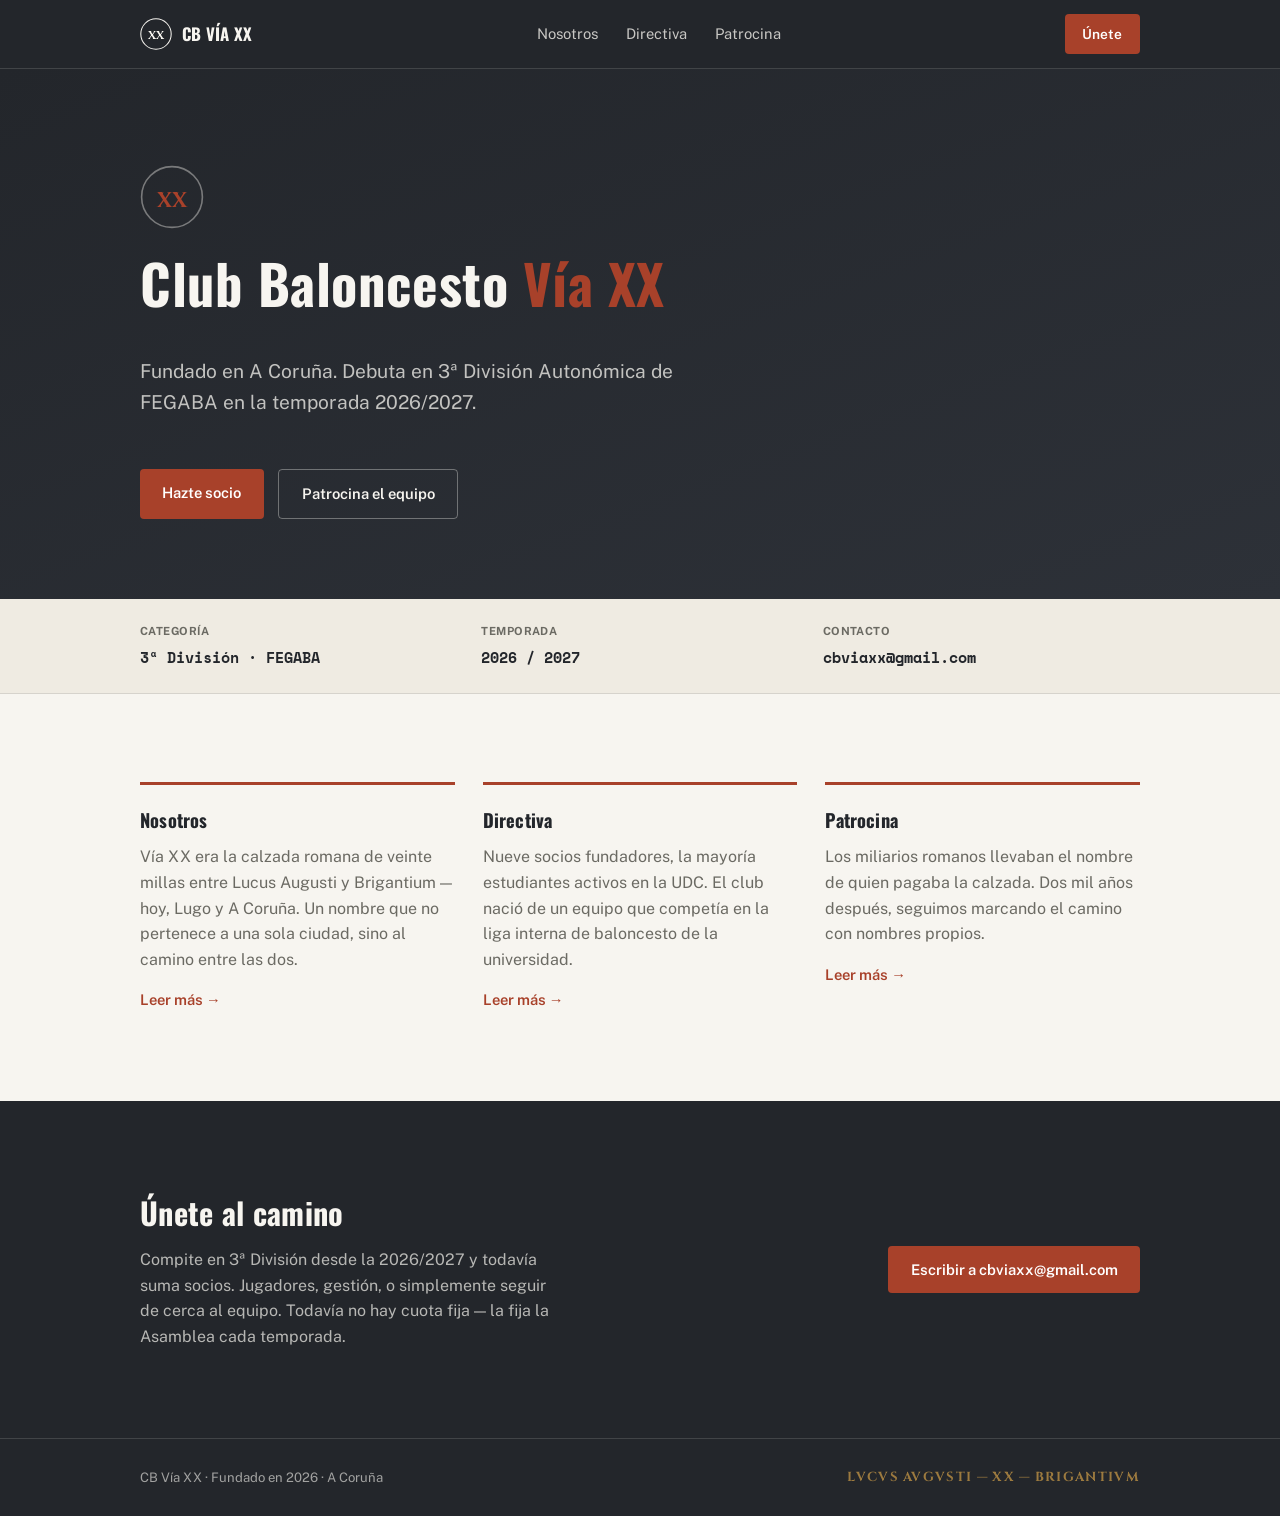
<file: index.html>
<!DOCTYPE html>
<html lang="es">
<head>
<meta charset="UTF-8">
<meta name="viewport" content="width=device-width, initial-scale=1.0">
<title>CB Vía XX — Club Baloncesto</title>
<meta name="description" content="Club Baloncesto Vía XX. Fundado en A Coruña, temporada 2026/2027, 3ª División Autonómica FEGABA.">
<link rel="icon" href="data:image/svg+xml,%3Csvg xmlns='http://www.w3.org/2000/svg' viewBox='0 0 64 64'%3E%3Crect width='64' height='64' fill='%2323262B'/%3E%3Ctext x='32' y='42' font-family='Georgia,serif' font-size='26' fill='%23E4DECF' text-anchor='middle'%3EXX%3C/text%3E%3C/svg%3E">
<link rel="stylesheet" href="assets/fonts-inline.css">
<link rel="stylesheet" href="assets/style.css">
</head>
<body>

<nav class="nav">
  <div class="wrap">
    <a class="brand" href="index.html">
      <svg class="brand__crest" viewBox="0 0 40 40" aria-hidden="true"><circle cx="20" cy="20" r="19" fill="none" stroke="currentColor" stroke-width="1.3"/><text x="20" y="26" text-anchor="middle" font-family="Cinzel, serif" font-size="14" fill="currentColor">XX</text></svg>
      <span class="brand__name">CB VÍA XX</span>
    </a>
    <input type="checkbox" id="nav-toggle" class="nav__toggle-input">
    <label for="nav-toggle" class="nav__toggle" aria-label="Abrir menú"><span></span><span></span><span></span></label>
    <ul class="nav__links">
      <li><a href="nosotros.html">Nosotros</a></li>
      <li><a href="directiva.html">Directiva</a></li>
      <li><a href="patrocina.html">Patrocina</a></li>
    </ul>
    <a class="nav__cta" href="#unete">Únete</a>
  </div>
</nav>

<header class="hero" id="top">
  <div class="wrap">
    <svg class="hero__crest" viewBox="0 0 40 40" aria-hidden="true"><circle cx="20" cy="20" r="19" fill="none" stroke="rgba(247,245,240,0.4)" stroke-width="1"/><text x="20" y="26" text-anchor="middle" font-family="Cinzel, serif" font-size="13" fill="#a8412a">XX</text></svg>
    <h1>Club Baloncesto <span>Vía XX</span></h1>
    <p class="hero__tag">Fundado en A Coruña. Debuta en 3ª División Autonómica de FEGABA en la temporada 2026/2027.</p>
    <div class="hero__ctas">
      <a class="btn btn--solid" href="#unete">Hazte socio</a>
      <a class="btn btn--ghost" href="patrocina.html">Patrocina el equipo</a>
    </div>
  </div>
</header>

<div class="stats">
  <dl class="wrap" style="display:grid;">
    <div class="stat"><dt>Categoría</dt><dd>3ª División · FEGABA</dd></div>
    <div class="stat"><dt>Temporada</dt><dd>2026 / 2027</dd></div>
    <div class="stat"><dt>Contacto</dt><dd>cbviaxx@gmail.com</dd></div>
  </dl>
</div>

<section>
  <div class="wrap">
    <div class="teasers">
      <div class="teaser">
        <h3>Nosotros</h3>
        <p>Vía XX era la calzada romana de veinte millas entre Lucus Augusti y Brigantium — hoy, Lugo y A Coruña. Un nombre que no pertenece a una sola ciudad, sino al camino entre las dos.</p>
        <a class="teaser__link" href="nosotros.html">Leer más →</a>
      </div>
      <div class="teaser">
        <h3>Directiva</h3>
        <p>Nueve socios fundadores, la mayoría estudiantes activos en la UDC. El club nació de un equipo que competía en la liga interna de baloncesto de la universidad.</p>
        <a class="teaser__link" href="directiva.html">Leer más →</a>
      </div>
      <div class="teaser">
        <h3>Patrocina</h3>
        <p>Los miliarios romanos llevaban el nombre de quien pagaba la calzada. Dos mil años después, seguimos marcando el camino con nombres propios.</p>
        <a class="teaser__link" href="patrocina.html">Leer más →</a>
      </div>
    </div>
  </div>
</section>

<section class="unete" id="unete">
  <div class="wrap">
    <div>
      <h2>Únete al camino</h2>
      <p>Compite en 3ª División desde la 2026/2027 y todavía suma socios. Jugadores, gestión, o simplemente seguir de cerca al equipo. Todavía no hay cuota fija — la fija la Asamblea cada temporada.</p>
    </div>
    <a class="btn btn--solid" href="mailto:cbviaxx@gmail.com">Escribir a cbviaxx@gmail.com</a>
  </div>
</section>

<footer>
  <div class="wrap">
    <span>CB Vía XX · Fundado en 2026 · A Coruña</span>
    <span class="legend">LVCVS AVGVSTI — XX — BRIGANTIVM</span>
  </div>
</footer>

</body>
</html>
</file>
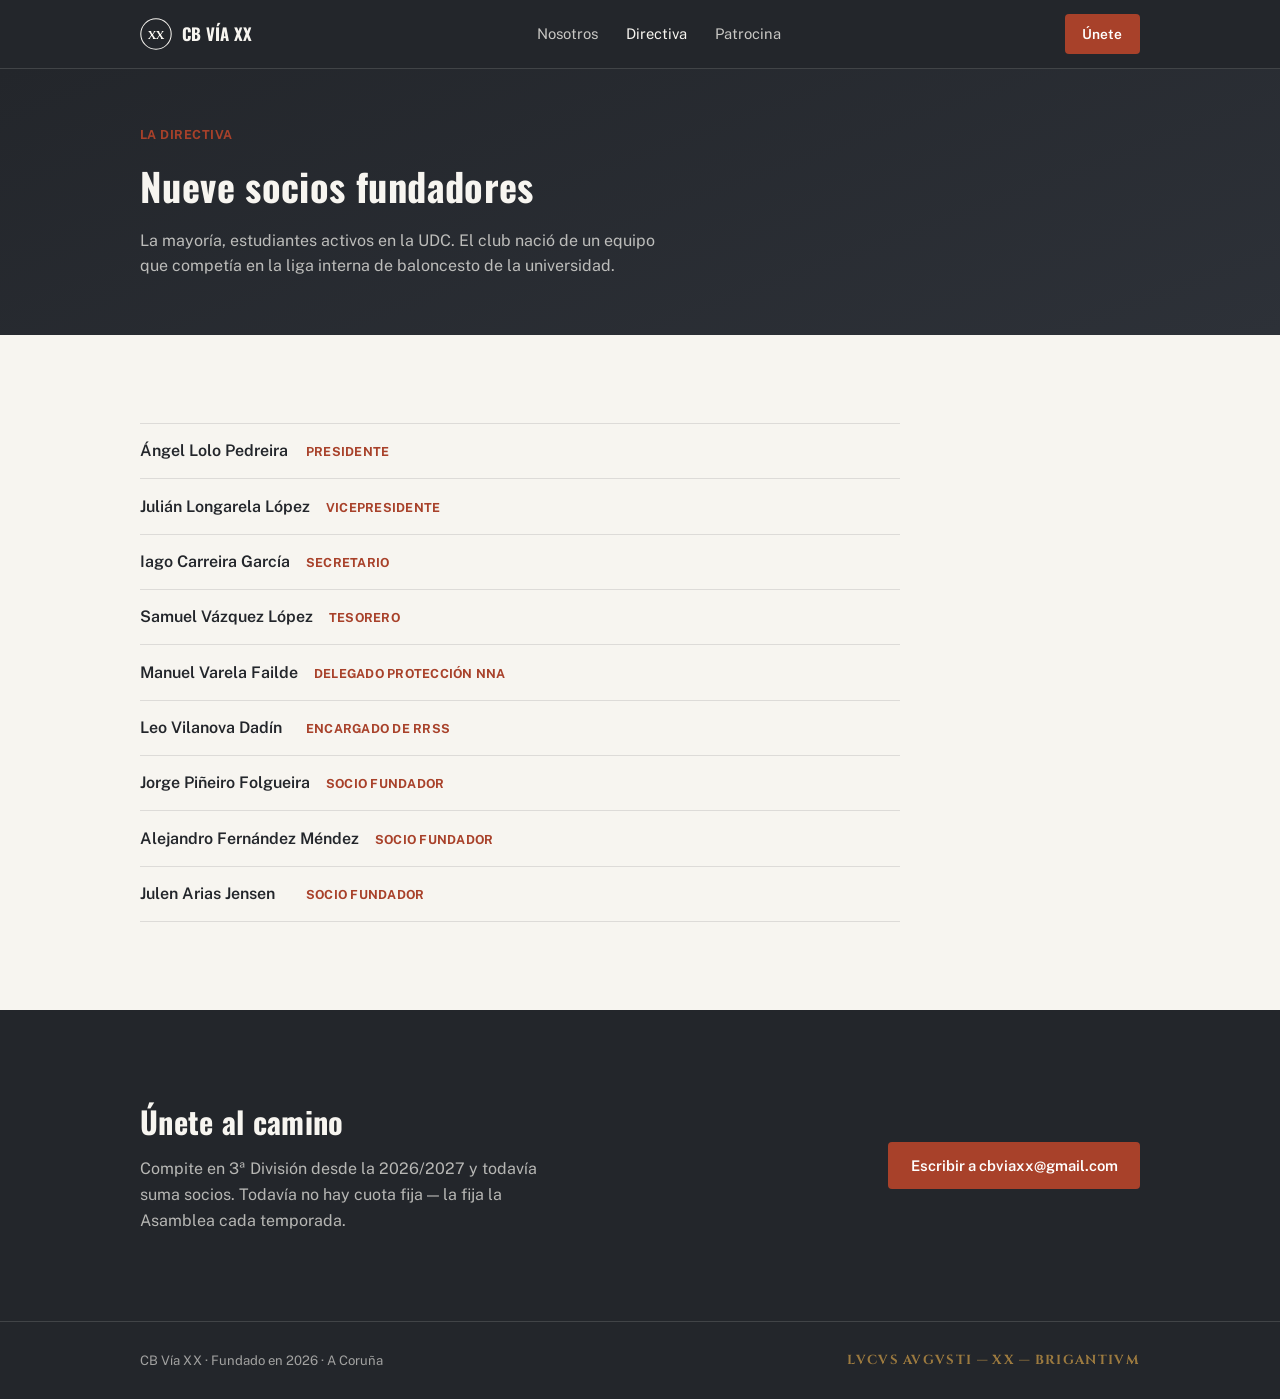
<file: directiva.html>
<!DOCTYPE html>
<html lang="es">
<head>
<meta charset="UTF-8">
<meta name="viewport" content="width=device-width, initial-scale=1.0">
<title>Directiva — CB Vía XX</title>
<meta name="description" content="Los nueve socios fundadores del Club Baloncesto Vía XX y su junta directiva.">
<link rel="icon" href="data:image/svg+xml,%3Csvg xmlns='http://www.w3.org/2000/svg' viewBox='0 0 64 64'%3E%3Crect width='64' height='64' fill='%2323262B'/%3E%3Ctext x='32' y='42' font-family='Georgia,serif' font-size='26' fill='%23E4DECF' text-anchor='middle'%3EXX%3C/text%3E%3C/svg%3E">
<link rel="stylesheet" href="assets/fonts-inline.css">
<link rel="stylesheet" href="assets/style.css">
</head>
<body>

<nav class="nav">
  <div class="wrap">
    <a class="brand" href="index.html">
      <svg class="brand__crest" viewBox="0 0 40 40" aria-hidden="true"><circle cx="20" cy="20" r="19" fill="none" stroke="currentColor" stroke-width="1.3"/><text x="20" y="26" text-anchor="middle" font-family="Cinzel, serif" font-size="14" fill="currentColor">XX</text></svg>
      <span class="brand__name">CB VÍA XX</span>
    </a>
    <input type="checkbox" id="nav-toggle" class="nav__toggle-input">
    <label for="nav-toggle" class="nav__toggle" aria-label="Abrir menú"><span></span><span></span><span></span></label>
    <ul class="nav__links">
      <li><a href="nosotros.html">Nosotros</a></li>
      <li><a href="directiva.html" aria-current="page">Directiva</a></li>
      <li><a href="patrocina.html">Patrocina</a></li>
    </ul>
    <a class="nav__cta" href="index.html#unete">Únete</a>
  </div>
</nav>

<header class="pagehead">
  <div class="wrap">
    <span class="eyebrow">La directiva</span>
    <h1>Nueve socios fundadores</h1>
    <p>La mayoría, estudiantes activos en la UDC. El club nació de un equipo que competía en la liga interna de baloncesto de la universidad.</p>
  </div>
</header>

<section>
  <div class="wrap">
    <ul class="roster">
      <li><span class="name">Ángel Lolo Pedreira</span><span class="role">Presidente</span></li>
      <li><span class="name">Julián Longarela López</span><span class="role">Vicepresidente</span></li>
      <li><span class="name">Iago Carreira García</span><span class="role">Secretario</span></li>
      <li><span class="name">Samuel Vázquez López</span><span class="role">Tesorero</span></li>
      <li><span class="name">Manuel Varela Failde</span><span class="role">Delegado Protección NNA</span></li>
      <li><span class="name">Leo Vilanova Dadín</span><span class="role">Encargado de RRSS</span></li>
      <li><span class="name">Jorge Piñeiro Folgueira</span><span class="role">Socio fundador</span></li>
      <li><span class="name">Alejandro Fernández Méndez</span><span class="role">Socio fundador</span></li>
      <li><span class="name">Julen Arias Jensen</span><span class="role">Socio fundador</span></li>
    </ul>
  </div>
</section>

<section class="unete" id="unete">
  <div class="wrap">
    <div>
      <h2>Únete al camino</h2>
      <p>Compite en 3ª División desde la 2026/2027 y todavía suma socios. Todavía no hay cuota fija — la fija la Asamblea cada temporada.</p>
    </div>
    <a class="btn btn--solid" href="mailto:cbviaxx@gmail.com">Escribir a cbviaxx@gmail.com</a>
  </div>
</section>

<footer>
  <div class="wrap">
    <span>CB Vía XX · Fundado en 2026 · A Coruña</span>
    <span class="legend">LVCVS AVGVSTI — XX — BRIGANTIVM</span>
  </div>
</footer>

</body>
</html>
</file>
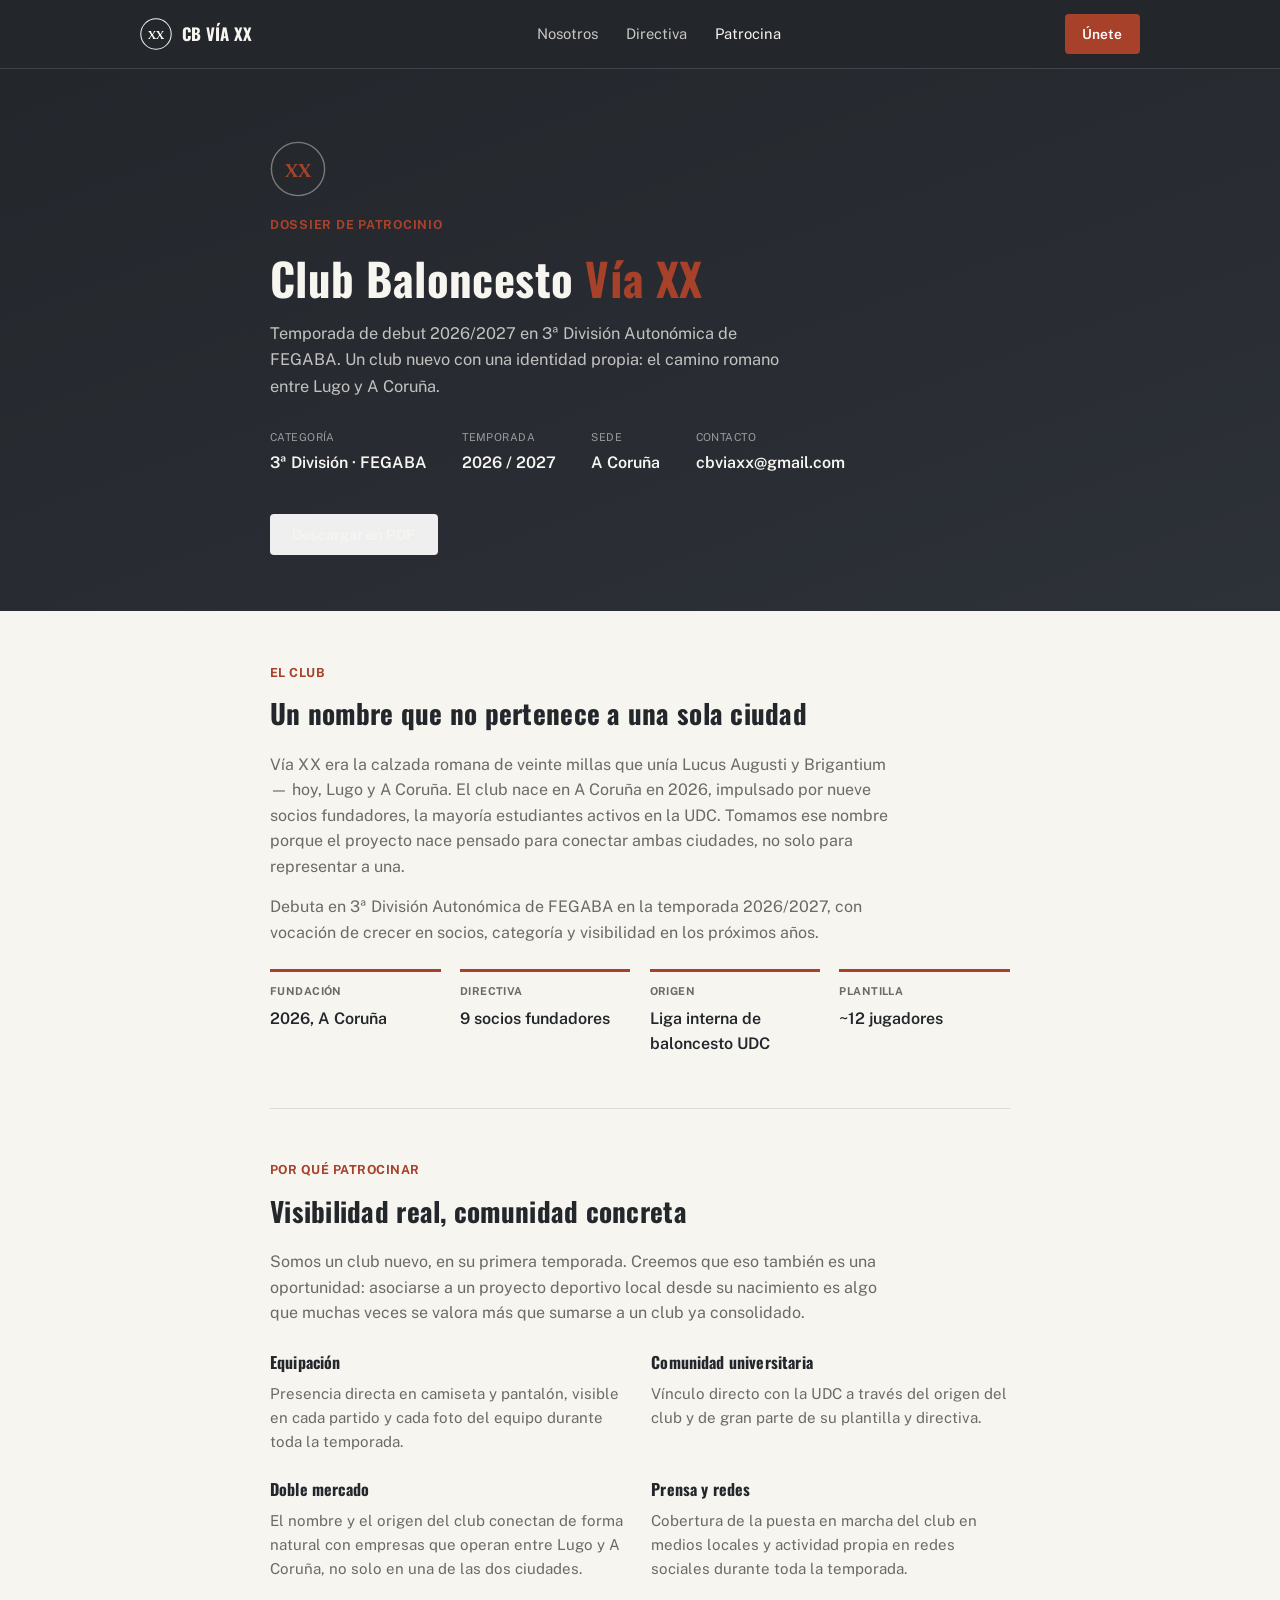
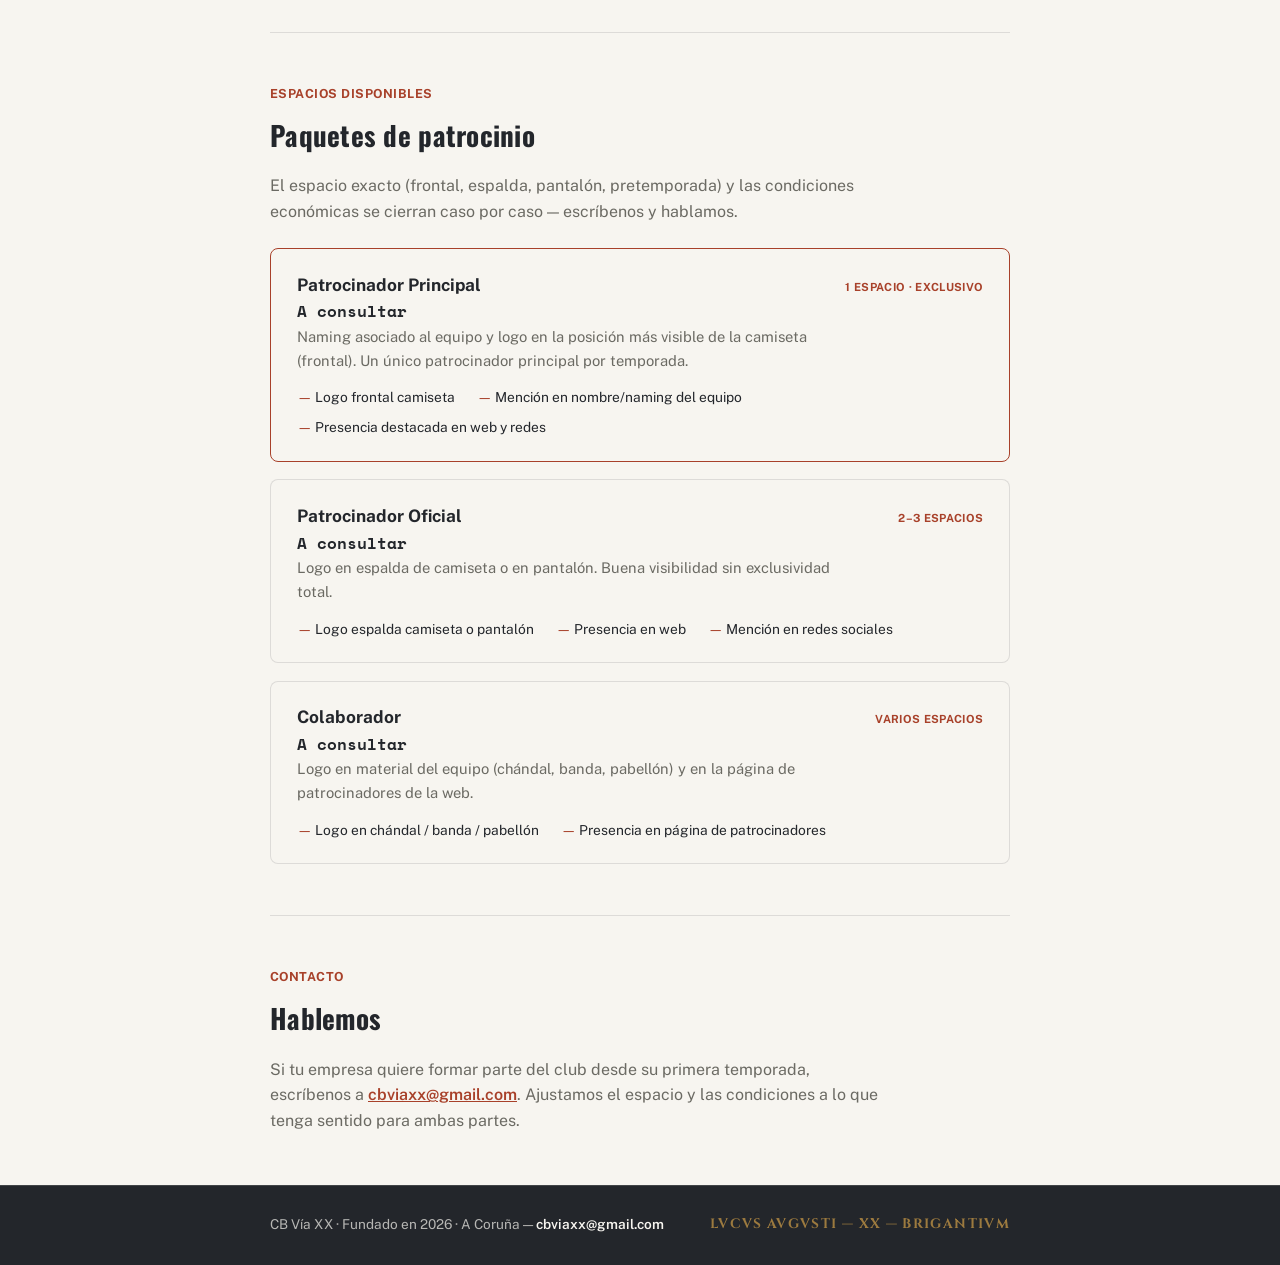
<file: dossier-patrocinio.html>
<!DOCTYPE html>
<html lang="es">
<head>
<meta charset="UTF-8">
<meta name="viewport" content="width=device-width, initial-scale=1.0">
<title>Dossier de Patrocinio — CB Vía XX 2026/2027</title>
<meta name="description" content="Dossier de patrocinio del Club Baloncesto Vía XX, temporada 2026/2027.">
<link rel="icon" href="data:image/svg+xml,%3Csvg xmlns='http://www.w3.org/2000/svg' viewBox='0 0 64 64'%3E%3Crect width='64' height='64' fill='%2323262B'/%3E%3Ctext x='32' y='42' font-family='Georgia,serif' font-size='26' fill='%23E4DECF' text-anchor='middle'%3EXX%3C/text%3E%3C/svg%3E">
<link rel="stylesheet" href="assets/fonts-inline.css">
<link rel="stylesheet" href="assets/style.css">
<style>
  /* ===== Dossier-only styles (no las metemos en style.css del sitio) ===== */
  body{ background:var(--paper); }
  .doc{ max-width:820px; margin:0 auto; padding:0 clamp(1.25rem,4vw,2.5rem); }

  .doc-cover{
    background:linear-gradient(160deg, var(--granite) 0%, var(--granite-2) 100%);
    color:var(--paper); padding:clamp(3rem,8vw,4.5rem) 0 clamp(2.5rem,6vw,3.5rem);
  }
  .doc-cover .doc{ display:flex; flex-direction:column; gap:1.1rem; }
  .doc-cover .crest{ width:56px; height:56px; }
  .doc-cover .kicker{ font-weight:700; font-size:0.78rem; letter-spacing:0.06em; text-transform:uppercase; color:var(--rubric); }
  .doc-cover h1{ font-size:clamp(1.9rem,5vw,2.8rem); line-height:1.12; max-width:20ch; margin:0; }
  .doc-cover h1 span{ color:var(--rubric); }
  .doc-cover p{ color:rgba(247,245,240,0.75); max-width:52ch; margin:0; font-size:1.02rem; }
  .doc-cover .meta{ display:flex; flex-wrap:wrap; gap:1.5rem 2.2rem; margin-top:0.8rem; }
  .doc-cover .meta div dt{ font-size:0.68rem; letter-spacing:0.04em; text-transform:uppercase; color:rgba(247,245,240,0.55); margin:0 0 0.25rem; }
  .doc-cover .meta div dd{ margin:0; font-weight:600; }

  .doc-section{ padding:clamp(2.4rem,6vw,3.2rem) 0; border-bottom:1px solid var(--line); }
  .doc-section:last-of-type{ border-bottom:none; }
  .doc-section .eyebrow{ display:block; }
  .doc-section h2{ font-size:clamp(1.3rem,3vw,1.7rem); margin:0.4rem 0 1rem; }
  .doc-section p{ color:var(--ink-dim); max-width:62ch; margin:0 0 0.9rem; }
  .doc-section p:last-child{ margin-bottom:0; }

  .keyfacts{ display:grid; grid-template-columns:repeat(auto-fit,minmax(160px,1fr)); gap:1.2rem; margin-top:1.5rem; }
  .keyfacts .fact{ border-top:3px solid var(--rubric); padding-top:0.7rem; }
  .keyfacts .fact dt{ font-weight:700; font-size:0.68rem; letter-spacing:0.04em; text-transform:uppercase; color:var(--ink-dim); margin:0 0 0.3rem; }
  .keyfacts .fact dd{ margin:0; font-weight:600; font-size:1rem; }

  .why-grid{ display:grid; grid-template-columns:1fr; gap:1.4rem; margin-top:1.5rem; }
  @media (min-width:640px){ .why-grid{ grid-template-columns:repeat(2,1fr); } }
  .why-grid .item h3{ font-size:1rem; font-weight:700; margin:0 0 0.4rem; }
  .why-grid .item p{ margin:0; font-size:0.94rem; }

  .tiers{ display:flex; flex-direction:column; gap:1.1rem; margin-top:1.5rem; }
  .tier{ border:1px solid var(--line); border-radius:8px; padding:1.4rem 1.6rem; background:var(--paper); }
  .tier.tier--top{ border-color:var(--rubric); border-width:1.5px; }
  .tier__head{ display:flex; flex-wrap:wrap; align-items:baseline; justify-content:space-between; gap:0.6rem 1.2rem; }
  .tier__name{ font-weight:700; font-size:1.08rem; }
  .tier__slots{ font-family:var(--sans); font-weight:700; font-size:0.7rem; letter-spacing:0.03em; text-transform:uppercase; color:var(--rubric); }
  .tier__range{ font-family:'Space Mono', monospace; font-weight:600; font-size:1rem; color:var(--ink); white-space:nowrap; }
  .tier__desc{ color:var(--ink-dim); font-size:0.92rem; margin:0.6rem 0 0.8rem; max-width:56ch; }
  .tier__includes{ list-style:none; margin:0; padding:0; display:flex; flex-wrap:wrap; gap:0.5rem 1.4rem; }
  .tier__includes li{ font-size:0.86rem; color:var(--ink); }
  .tier__includes li::before{ content:"— "; color:var(--rubric); }

  .doc-footer{
    background:var(--granite); color:rgba(247,245,240,0.7);
    padding:1.8rem 0; margin-top:0;
  }
  .doc-footer .doc{ display:flex; flex-wrap:wrap; justify-content:space-between; gap:0.8rem; font-size:0.85rem; }
  .doc-footer a{ color:var(--paper); text-decoration:none; font-weight:600; }
  .doc-footer .legend{ font-family:'Cinzel',serif; letter-spacing:0.1em; color:var(--brass); }

  .doc-cover__actions{ margin-top:0.3rem; }
  .doc-cover__actions button{ font-family:inherit; border:none; cursor:pointer; }

  @media print{
    .nav, .doc-cover__actions{ display:none; }
    .doc-section{ break-inside:avoid; }
    body{ background:#fff; }
  }
</style>
</head>
<body>

<nav class="nav">
  <div class="wrap">
    <a class="brand" href="index.html">
      <svg class="brand__crest" viewBox="0 0 40 40" aria-hidden="true"><circle cx="20" cy="20" r="19" fill="none" stroke="currentColor" stroke-width="1.3"/><text x="20" y="26" text-anchor="middle" font-family="Cinzel, serif" font-size="14" fill="currentColor">XX</text></svg>
      <span class="brand__name">CB VÍA XX</span>
    </a>
    <input type="checkbox" id="nav-toggle" class="nav__toggle-input">
    <label for="nav-toggle" class="nav__toggle" aria-label="Abrir menú"><span></span><span></span><span></span></label>
    <ul class="nav__links">
      <li><a href="nosotros.html">Nosotros</a></li>
      <li><a href="directiva.html">Directiva</a></li>
      <li><a href="patrocina.html" aria-current="page">Patrocina</a></li>
    </ul>
    <a class="nav__cta" href="index.html#unete">Únete</a>
  </div>
</nav>

<header class="doc-cover">
  <div class="doc">
    <svg class="crest" viewBox="0 0 40 40" aria-hidden="true"><circle cx="20" cy="20" r="19" fill="none" stroke="rgba(247,245,240,0.4)" stroke-width="1"/><text x="20" y="26" text-anchor="middle" font-family="Cinzel, serif" font-size="13" fill="#a8412a">XX</text></svg>
    <span class="kicker">Dossier de patrocinio</span>
    <h1>Club Baloncesto <span>Vía XX</span></h1>
    <p>Temporada de debut 2026/2027 en 3ª División Autonómica de FEGABA. Un club nuevo con una identidad propia: el camino romano entre Lugo y A Coruña.</p>
    <dl class="meta">
      <div><dt>Categoría</dt><dd>3ª División · FEGABA</dd></div>
      <div><dt>Temporada</dt><dd>2026 / 2027</dd></div>
      <div><dt>Sede</dt><dd>A Coruña</dd></div>
      <div><dt>Contacto</dt><dd>cbviaxx@gmail.com</dd></div>
    </dl>
    <div class="doc-cover__actions">
      <button class="btn btn--ghost" onclick="window.print()">Descargar en PDF</button>
    </div>
  </div>
</header>

<main class="doc">

  <section class="doc-section">
    <span class="eyebrow">El club</span>
    <h2>Un nombre que no pertenece a una sola ciudad</h2>
    <p>Vía XX era la calzada romana de veinte millas que unía Lucus Augusti y Brigantium — hoy, Lugo y A Coruña. El club nace en A Coruña en 2026, impulsado por nueve socios fundadores, la mayoría estudiantes activos en la UDC. Tomamos ese nombre porque el proyecto nace pensado para conectar ambas ciudades, no solo para representar a una.</p>
    <p>Debuta en 3ª División Autonómica de FEGABA en la temporada 2026/2027, con vocación de crecer en socios, categoría y visibilidad en los próximos años.</p>
    <div class="keyfacts">
      <div class="fact"><dt>Fundación</dt><dd>2026, A Coruña</dd></div>
      <div class="fact"><dt>Directiva</dt><dd>9 socios fundadores</dd></div>
      <div class="fact"><dt>Origen</dt><dd>Liga interna de baloncesto UDC</dd></div>
      <div class="fact"><dt>Plantilla</dt><dd>~12 jugadores</dd></div>
    </div>
  </section>

  <section class="doc-section">
    <span class="eyebrow">Por qué patrocinar</span>
    <h2>Visibilidad real, comunidad concreta</h2>
    <p>Somos un club nuevo, en su primera temporada. Creemos que eso también es una oportunidad: asociarse a un proyecto deportivo local desde su nacimiento es algo que muchas veces se valora más que sumarse a un club ya consolidado.</p>
    <div class="why-grid">
      <div class="item">
        <h3>Equipación</h3>
        <p>Presencia directa en camiseta y pantalón, visible en cada partido y cada foto del equipo durante toda la temporada.</p>
      </div>
      <div class="item">
        <h3>Comunidad universitaria</h3>
        <p>Vínculo directo con la UDC a través del origen del club y de gran parte de su plantilla y directiva.</p>
      </div>
      <div class="item">
        <h3>Doble mercado</h3>
        <p>El nombre y el origen del club conectan de forma natural con empresas que operan entre Lugo y A Coruña, no solo en una de las dos ciudades.</p>
      </div>
      <div class="item">
        <h3>Prensa y redes</h3>
        <p>Cobertura de la puesta en marcha del club en medios locales y actividad propia en redes sociales durante toda la temporada.</p>
      </div>
    </div>
  </section>

  <section class="doc-section">
    <span class="eyebrow">Espacios disponibles</span>
    <h2>Paquetes de patrocinio</h2>
    <p>El espacio exacto (frontal, espalda, pantalón, pretemporada) y las condiciones económicas se cierran caso por caso — escríbenos y hablamos.</p>

    <div class="tiers">
      <div class="tier tier--top">
        <div class="tier__head">
          <span class="tier__name">Patrocinador Principal</span>
          <span class="tier__slots">1 espacio · exclusivo</span>
        </div>
        <span class="tier__range">A consultar</span>
        <p class="tier__desc">Naming asociado al equipo y logo en la posición más visible de la camiseta (frontal). Un único patrocinador principal por temporada.</p>
        <ul class="tier__includes">
          <li>Logo frontal camiseta</li>
          <li>Mención en nombre/naming del equipo</li>
          <li>Presencia destacada en web y redes</li>
        </ul>
      </div>

      <div class="tier">
        <div class="tier__head">
          <span class="tier__name">Patrocinador Oficial</span>
          <span class="tier__slots">2–3 espacios</span>
        </div>
        <span class="tier__range">A consultar</span>
        <p class="tier__desc">Logo en espalda de camiseta o en pantalón. Buena visibilidad sin exclusividad total.</p>
        <ul class="tier__includes">
          <li>Logo espalda camiseta o pantalón</li>
          <li>Presencia en web</li>
          <li>Mención en redes sociales</li>
        </ul>
      </div>

      <div class="tier">
        <div class="tier__head">
          <span class="tier__name">Colaborador</span>
          <span class="tier__slots">Varios espacios</span>
        </div>
        <span class="tier__range">A consultar</span>
        <p class="tier__desc">Logo en material del equipo (chándal, banda, pabellón) y en la página de patrocinadores de la web.</p>
        <ul class="tier__includes">
          <li>Logo en chándal / banda / pabellón</li>
          <li>Presencia en página de patrocinadores</li>
        </ul>
      </div>
    </div>
  </section>

  <section class="doc-section">
    <span class="eyebrow">Contacto</span>
    <h2>Hablemos</h2>
    <p>Si tu empresa quiere formar parte del club desde su primera temporada, escríbenos a <a href="mailto:cbviaxx@gmail.com" style="color:var(--rubric); font-weight:600;">cbviaxx@gmail.com</a>. Ajustamos el espacio y las condiciones a lo que tenga sentido para ambas partes.</p>
  </section>

</main>

<footer class="doc-footer">
  <div class="doc">
    <span>CB Vía XX · Fundado en 2026 · A Coruña — <a href="mailto:cbviaxx@gmail.com">cbviaxx@gmail.com</a></span>
    <span class="legend">LVCVS AVGVSTI — XX — BRIGANTIVM</span>
  </div>
</footer>

</body>
</html>
</file>
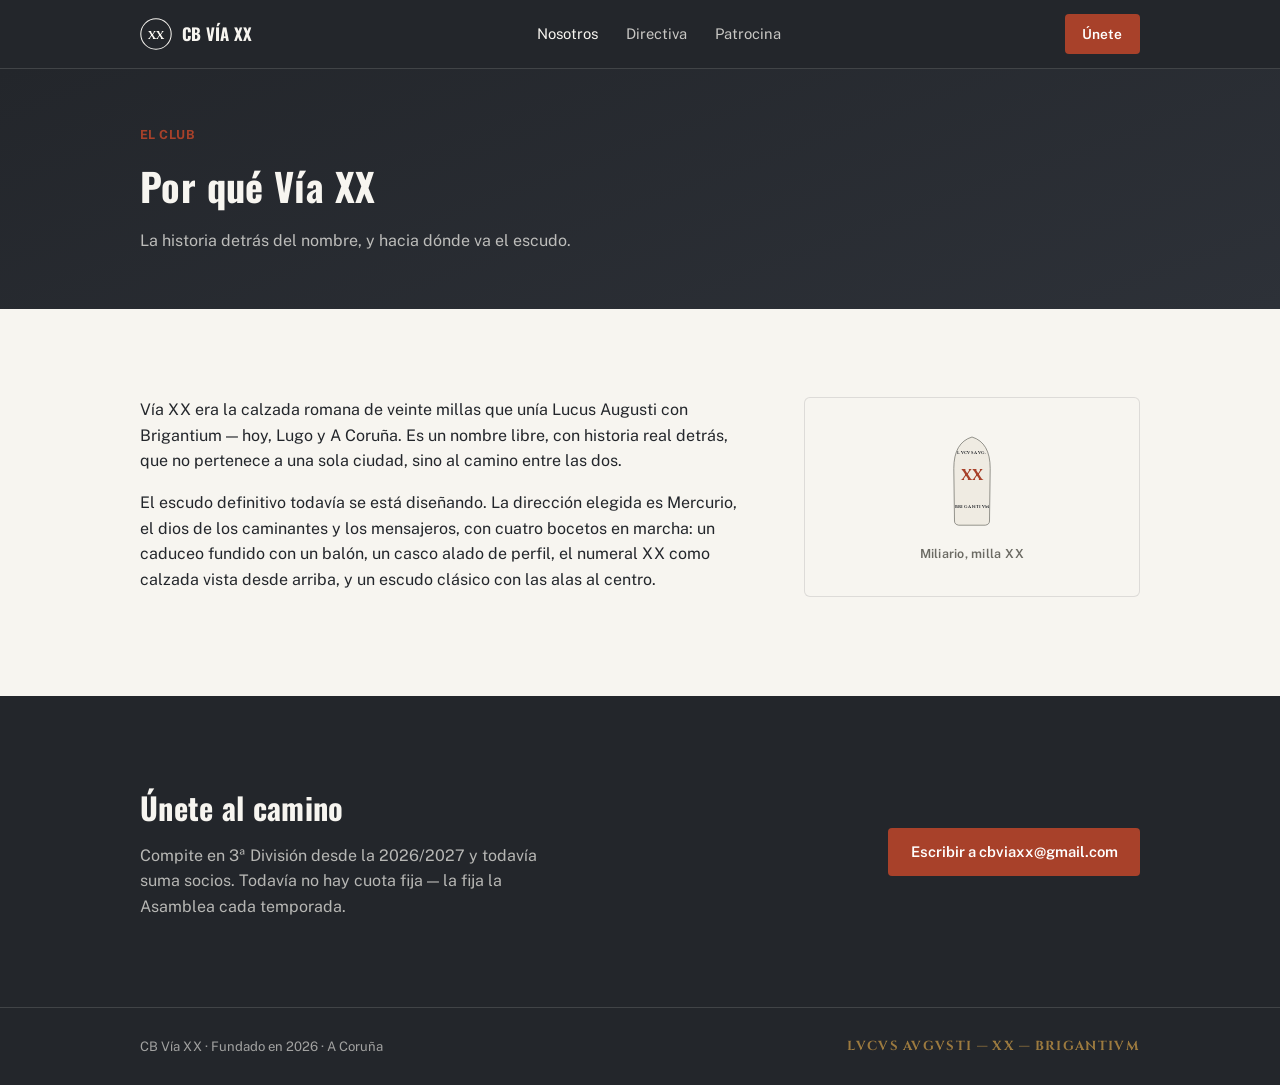
<file: nosotros.html>
<!DOCTYPE html>
<html lang="es">
<head>
<meta charset="UTF-8">
<meta name="viewport" content="width=device-width, initial-scale=1.0">
<title>Nosotros — CB Vía XX</title>
<meta name="description" content="Por qué Vía XX: la historia del nombre del Club Baloncesto Vía XX.">
<link rel="icon" href="data:image/svg+xml,%3Csvg xmlns='http://www.w3.org/2000/svg' viewBox='0 0 64 64'%3E%3Crect width='64' height='64' fill='%2323262B'/%3E%3Ctext x='32' y='42' font-family='Georgia,serif' font-size='26' fill='%23E4DECF' text-anchor='middle'%3EXX%3C/text%3E%3C/svg%3E">
<link rel="stylesheet" href="assets/fonts-inline.css">
<link rel="stylesheet" href="assets/style.css">
</head>
<body>

<nav class="nav">
  <div class="wrap">
    <a class="brand" href="index.html">
      <svg class="brand__crest" viewBox="0 0 40 40" aria-hidden="true"><circle cx="20" cy="20" r="19" fill="none" stroke="currentColor" stroke-width="1.3"/><text x="20" y="26" text-anchor="middle" font-family="Cinzel, serif" font-size="14" fill="currentColor">XX</text></svg>
      <span class="brand__name">CB VÍA XX</span>
    </a>
    <input type="checkbox" id="nav-toggle" class="nav__toggle-input">
    <label for="nav-toggle" class="nav__toggle" aria-label="Abrir menú"><span></span><span></span><span></span></label>
    <ul class="nav__links">
      <li><a href="nosotros.html" aria-current="page">Nosotros</a></li>
      <li><a href="directiva.html">Directiva</a></li>
      <li><a href="patrocina.html">Patrocina</a></li>
    </ul>
    <a class="nav__cta" href="index.html#unete">Únete</a>
  </div>
</nav>

<header class="pagehead">
  <div class="wrap">
    <span class="eyebrow">El club</span>
    <h1>Por qué Vía XX</h1>
    <p>La historia detrás del nombre, y hacia dónde va el escudo.</p>
  </div>
</header>

<section>
  <div class="wrap">
    <div class="nombre">
      <div>
        <p>Vía XX era la calzada romana de veinte millas que unía Lucus Augusti con Brigantium — hoy, Lugo y A Coruña. Es un nombre libre, con historia real detrás, que no pertenece a una sola ciudad, sino al camino entre las dos.</p>
        <p>El escudo definitivo todavía se está diseñando. La dirección elegida es Mercurio, el dios de los caminantes y los mensajeros, con cuatro bocetos en marcha: un caduceo fundido con un balón, un casco alado de perfil, el numeral XX como calzada vista desde arriba, y un escudo clásico con las alas al centro.</p>
      </div>
      <div class="nombre__crest">
        <svg viewBox="0 0 100 140" role="img" aria-label="Miliario romano">
          <path class="stone" d="M25 130 L24 55 Q24 18 50 10 Q76 18 76 55 L75 130 Q75 135 69 136 L31 136 Q25 135 25 130 Z"/>
          <text x="50" y="34" text-anchor="middle" font-size="6" letter-spacing="0.5">LVCVS AVG.</text>
          <text class="num" x="50" y="72" text-anchor="middle" font-size="22" font-weight="700">XX</text>
          <text x="50" y="112" text-anchor="middle" font-size="6" letter-spacing="0.5">BRIGANTIVM</text>
        </svg>
        <span>Miliario, milla XX</span>
      </div>
    </div>
  </div>
</section>

<section class="unete" id="unete">
  <div class="wrap">
    <div>
      <h2>Únete al camino</h2>
      <p>Compite en 3ª División desde la 2026/2027 y todavía suma socios. Todavía no hay cuota fija — la fija la Asamblea cada temporada.</p>
    </div>
    <a class="btn btn--solid" href="mailto:cbviaxx@gmail.com">Escribir a cbviaxx@gmail.com</a>
  </div>
</section>

<footer>
  <div class="wrap">
    <span>CB Vía XX · Fundado en 2026 · A Coruña</span>
    <span class="legend">LVCVS AVGVSTI — XX — BRIGANTIVM</span>
  </div>
</footer>

</body>
</html>
</file>
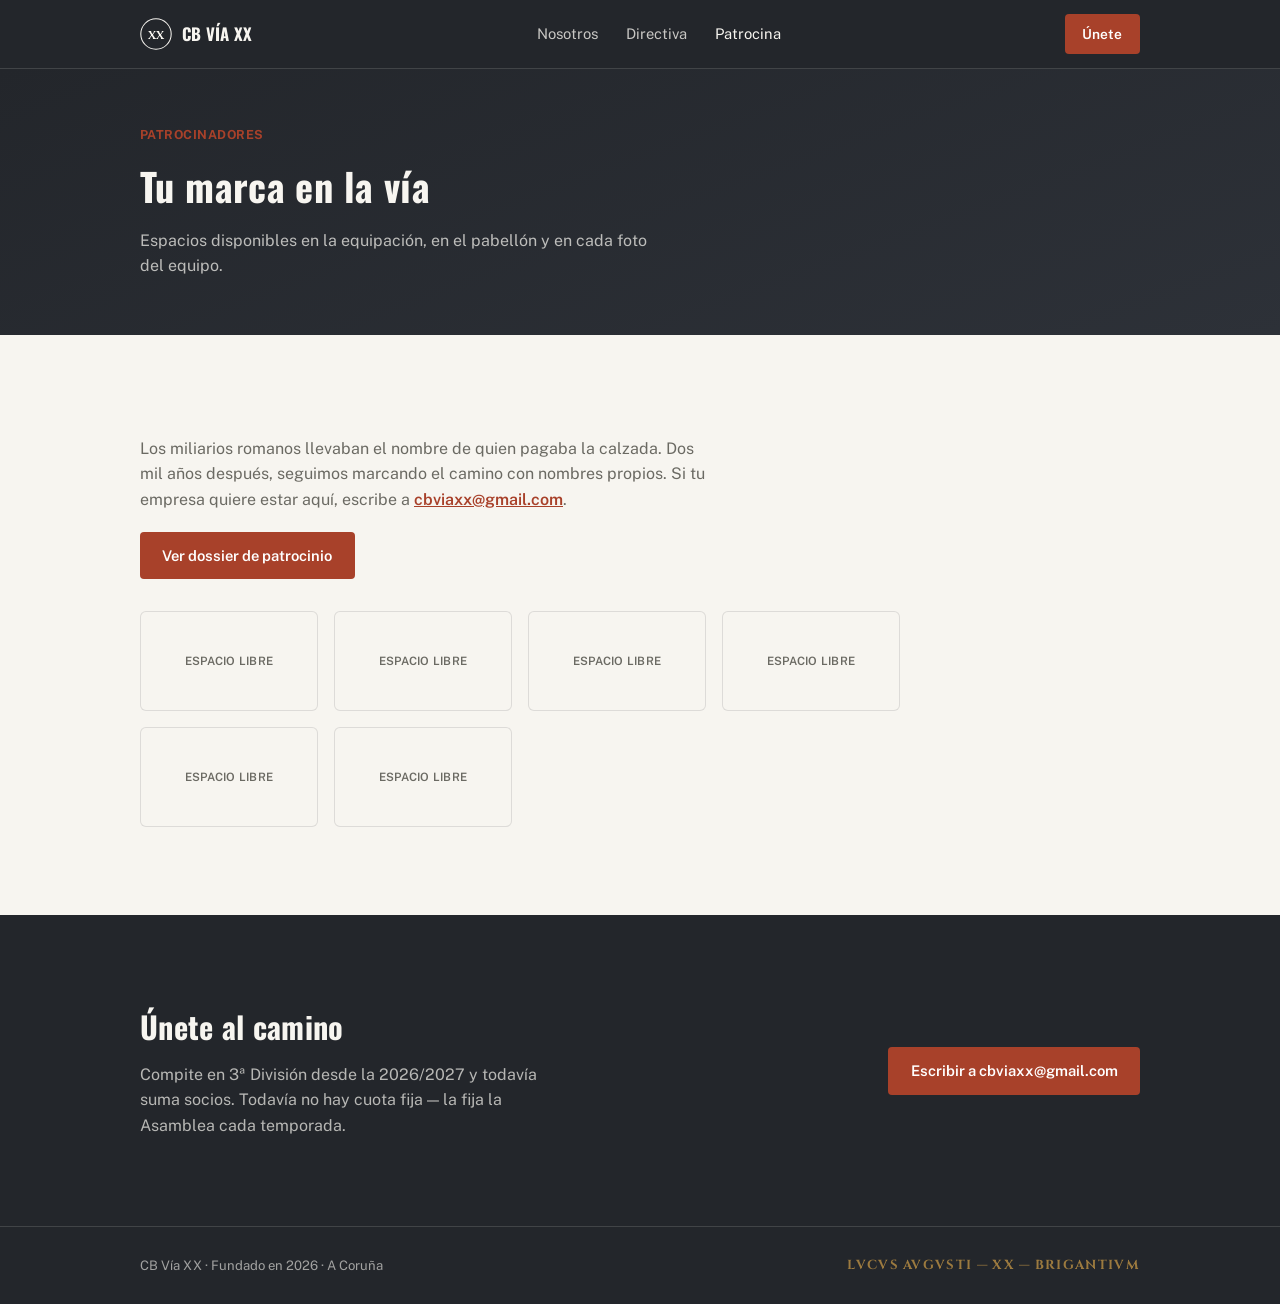
<file: patrocina.html>
<!DOCTYPE html>
<html lang="es">
<head>
<meta charset="UTF-8">
<meta name="viewport" content="width=device-width, initial-scale=1.0">
<title>Patrocina — CB Vía XX</title>
<meta name="description" content="Espacios de patrocinio disponibles en el Club Baloncesto Vía XX.">
<link rel="icon" href="data:image/svg+xml,%3Csvg xmlns='http://www.w3.org/2000/svg' viewBox='0 0 64 64'%3E%3Crect width='64' height='64' fill='%2323262B'/%3E%3Ctext x='32' y='42' font-family='Georgia,serif' font-size='26' fill='%23E4DECF' text-anchor='middle'%3EXX%3C/text%3E%3C/svg%3E">
<link rel="stylesheet" href="assets/fonts-inline.css">
<link rel="stylesheet" href="assets/style.css">
</head>
<body>

<nav class="nav">
  <div class="wrap">
    <a class="brand" href="index.html">
      <svg class="brand__crest" viewBox="0 0 40 40" aria-hidden="true"><circle cx="20" cy="20" r="19" fill="none" stroke="currentColor" stroke-width="1.3"/><text x="20" y="26" text-anchor="middle" font-family="Cinzel, serif" font-size="14" fill="currentColor">XX</text></svg>
      <span class="brand__name">CB VÍA XX</span>
    </a>
    <input type="checkbox" id="nav-toggle" class="nav__toggle-input">
    <label for="nav-toggle" class="nav__toggle" aria-label="Abrir menú"><span></span><span></span><span></span></label>
    <ul class="nav__links">
      <li><a href="nosotros.html">Nosotros</a></li>
      <li><a href="directiva.html">Directiva</a></li>
      <li><a href="patrocina.html" aria-current="page">Patrocina</a></li>
    </ul>
    <a class="nav__cta" href="index.html#unete">Únete</a>
  </div>
</nav>

<header class="pagehead">
  <div class="wrap">
    <span class="eyebrow">Patrocinadores</span>
    <h1>Tu marca en la vía</h1>
    <p>Espacios disponibles en la equipación, en el pabellón y en cada foto del equipo.</p>
  </div>
</header>

<section>
  <div class="wrap">
    <div class="section__head">
      <p>Los miliarios romanos llevaban el nombre de quien pagaba la calzada. Dos mil años después, seguimos marcando el camino con nombres propios. Si tu empresa quiere estar aquí, escribe a <a href="mailto:cbviaxx@gmail.com" style="color:var(--rubric); font-weight:600;">cbviaxx@gmail.com</a>.</p>
      <a class="btn btn--solid" href="dossier-patrocinio.html" style="margin-top:1.2rem;">Ver dossier de patrocinio</a>
    </div>
    <div class="sponsor-grid" aria-label="Espacios disponibles para patrocinadores">
      <div class="sponsor-slot">Espacio libre</div>
      <div class="sponsor-slot">Espacio libre</div>
      <div class="sponsor-slot">Espacio libre</div>
      <div class="sponsor-slot">Espacio libre</div>
      <div class="sponsor-slot">Espacio libre</div>
      <div class="sponsor-slot">Espacio libre</div>
    </div>
  </div>
</section>

<section class="unete" id="unete">
  <div class="wrap">
    <div>
      <h2>Únete al camino</h2>
      <p>Compite en 3ª División desde la 2026/2027 y todavía suma socios. Todavía no hay cuota fija — la fija la Asamblea cada temporada.</p>
    </div>
    <a class="btn btn--solid" href="mailto:cbviaxx@gmail.com">Escribir a cbviaxx@gmail.com</a>
  </div>
</section>

<footer>
  <div class="wrap">
    <span>CB Vía XX · Fundado en 2026 · A Coruña</span>
    <span class="legend">LVCVS AVGVSTI — XX — BRIGANTIVM</span>
  </div>
</footer>

</body>
</html>
</file>
<file: assets/fonts-inline.css>
@font-face{font-family:'Cinzel';font-style:normal;font-weight:700;font-display:swap;src:url([data-uri]) format('woff2');}
@font-face{font-family:'Public Sans';font-style:normal;font-weight:400;font-display:swap;src:url([data-uri]) format('woff2');}
@font-face{font-family:'Public Sans';font-style:normal;font-weight:500;font-display:swap;src:url([data-uri]) format('woff2');}
@font-face{font-family:'Public Sans';font-style:normal;font-weight:600;font-display:swap;src:url([data-uri]) format('woff2');}
@font-face{font-family:'Public Sans';font-style:normal;font-weight:700;font-display:swap;src:url([data-uri]) format('woff2');}
@font-face{font-family:'Oswald';font-style:normal;font-weight:500;font-display:swap;src:url([data-uri]) format('woff2');}
@font-face{font-family:'Oswald';font-style:normal;font-weight:600;font-display:swap;src:url([data-uri]) format('woff2');}
@font-face{font-family:'Oswald';font-style:normal;font-weight:700;font-display:swap;src:url([data-uri]) format('woff2');}
@font-face{font-family:'Space Mono';font-style:normal;font-weight:400;font-display:swap;src:url([data-uri]) format('woff2');}
@font-face{font-family:'Space Mono';font-style:normal;font-weight:700;font-display:swap;src:url([data-uri]) format('woff2');}
</file>
<file: assets/style.css>
:root{
  --granite:#23262B;
  --granite-2:#2d3138;
  --paper:#F7F5F0;
  --paper-2:#EFEBE2;
  --ink:#23262B;
  --ink-dim:#6b6a63;
  --rubric:#a8412a;
  --rubric-dark:#8a3521;
  --brass:#9c7a3f;
  --line:rgba(35,38,43,0.12);
  --line-dark:rgba(247,245,240,0.14);
  --sans:'Public Sans',sans-serif;
  --headline:'Oswald','Public Sans',sans-serif;
  --mono:'Space Mono',monospace;
}
*{box-sizing:border-box;}
@media (prefers-reduced-motion:reduce){ *{transition-duration:0.001ms !important;} }

body{ margin:0; background:var(--paper); color:var(--ink); font-family:var(--sans); font-size:1rem; line-height:1.6; -webkit-font-smoothing:antialiased; }
h1,h2,h3{ font-family:var(--headline); font-weight:700; letter-spacing:0.01em; margin:0; }
a{ color:inherit; }
img,svg{ max-width:100%; display:block; }
.wrap{ max-width:1080px; margin:0 auto; padding:0 clamp(1.25rem,4vw,2.5rem); }
:focus-visible{ outline:2px solid var(--rubric); outline-offset:3px; }

/* ===== NAV ===== */
.nav{
  position:sticky; top:0; z-index:50; background:var(--granite); color:var(--paper);
  border-bottom:1px solid var(--line-dark);
}
.nav .wrap{ display:flex; align-items:center; justify-content:space-between; padding:0.9rem clamp(1.25rem,4vw,2.5rem); }
.brand{ display:flex; align-items:center; gap:0.6rem; text-decoration:none; color:var(--paper); }
.brand__crest{ width:2rem; height:2rem; flex:none; }
.brand__name{ font-family:var(--headline); font-weight:700; font-size:1.05rem; letter-spacing:0.02em; }
.nav__links{ display:flex; gap:1.75rem; list-style:none; margin:0; padding:0; }
.nav__links a{ font-size:0.92rem; text-decoration:none; color:rgba(247,245,240,0.78); transition:color .15s; }
.nav__links a:hover, .nav__links a[aria-current="page"]{ color:var(--paper); }
.nav__cta{
  font-size:0.86rem; font-weight:600; text-decoration:none; color:#fff;
  background:var(--rubric); padding:0.55rem 1.1rem; border-radius:4px; transition:background .15s;
}
.nav__cta:hover{ background:var(--rubric-dark); }

.nav__toggle-input{ position:absolute; opacity:0; pointer-events:none; }
.nav__toggle{ display:none; flex-direction:column; justify-content:center; gap:4px; width:2rem; height:2rem; cursor:pointer; }
.nav__toggle span{ display:block; width:100%; height:2px; background:var(--paper); border-radius:1px; }

@media (max-width:760px){
  .nav .wrap{ flex-wrap:wrap; }
  .nav__links{
    display:none; order:4; width:100%;
    flex-direction:column; gap:1rem;
    padding-top:1rem; margin-top:0.9rem; border-top:1px solid var(--line-dark);
  }
  .nav__toggle{ display:flex; order:3; }
  .nav__cta{ order:2; }
  .nav__toggle-input:checked ~ .nav__links{ display:flex; }
  .nav__toggle-input:checked ~ .nav__toggle span:nth-child(1){ transform:translateY(6px) rotate(45deg); }
  .nav__toggle-input:checked ~ .nav__toggle span:nth-child(2){ opacity:0; }
  .nav__toggle-input:checked ~ .nav__toggle span:nth-child(3){ transform:translateY(-6px) rotate(-45deg); }
}

/* ===== HERO (home) ===== */
.hero{ background:linear-gradient(160deg, var(--granite) 0%, var(--granite-2) 100%); color:var(--paper); padding:clamp(3.5rem,9vw,6rem) 0 clamp(3rem,7vw,5rem); }
.hero .wrap{ display:flex; flex-direction:column; align-items:flex-start; gap:1.5rem; }
.hero__crest{ width:64px; height:64px; }
.hero h1{ font-size:clamp(2rem,5.5vw,3.4rem); line-height:1.1; letter-spacing:0.01em; max-width:18ch; }
.hero h1 span{ color:var(--rubric); }
.hero__tag{ font-size:clamp(1.05rem,2vw,1.2rem); color:rgba(247,245,240,0.75); max-width:48ch; }
.hero__ctas{ display:flex; gap:0.9rem; flex-wrap:wrap; margin-top:0.5rem; }
.btn{ display:inline-block; font-weight:600; font-size:0.92rem; padding:0.75rem 1.4rem; border-radius:4px; text-decoration:none; transition:background .15s, border-color .15s, color .15s; }
.btn--solid{ background:var(--rubric); color:#fff; }
.btn--solid:hover{ background:var(--rubric-dark); }
.btn--ghost{ border:1.5px solid rgba(247,245,240,0.35); color:var(--paper); }
.btn--ghost:hover{ border-color:var(--paper); }

/* ===== PAGE BANNER (sub-pages) ===== */
.pagehead{ background:linear-gradient(160deg, var(--granite) 0%, var(--granite-2) 100%); color:var(--paper); padding:clamp(2.5rem,6vw,3.5rem) 0; }
.pagehead .eyebrow{ color:var(--rubric); }
.pagehead h1{ font-size:clamp(1.7rem,4vw,2.4rem); margin-top:0.4rem; }
.pagehead p{ color:rgba(247,245,240,0.72); margin:0.7rem 0 0; max-width:52ch; }

/* ===== STAT BAR ===== */
.stats{ background:var(--paper-2); border-bottom:1px solid var(--line); }
.stats .wrap{ display:grid; grid-template-columns:repeat(auto-fit,minmax(150px,1fr)); gap:1.5rem; padding:1.5rem clamp(1.25rem,4vw,2.5rem); }
.stat dt{ font-family:var(--sans); font-weight:700; font-size:0.7rem; letter-spacing:0.04em; text-transform:uppercase; color:var(--ink-dim); margin:0 0 0.3rem; }
.stat dd{ margin:0; font-family:var(--mono); font-weight:700; font-size:0.94rem; }

/* ===== SECTIONS ===== */
section{ padding:clamp(3.5rem,8vw,5.5rem) 0; }
.section--alt{ background:var(--paper-2); }
.section__head{ margin-bottom:2rem; max-width:60ch; }
.eyebrow{ font-family:var(--sans); font-weight:700; font-size:0.78rem; letter-spacing:0.04em; text-transform:uppercase; color:var(--rubric); display:block; margin-bottom:0.6rem; }
.section__head h2{ font-size:clamp(1.5rem,3vw,2rem); font-weight:700; }
.section__head p{ margin:0.8rem 0 0; color:var(--ink-dim); max-width:58ch; }

/* ===== HOME TEASERS (mix of the 3 sub-pages) ===== */
.teasers{ display:grid; grid-template-columns:1fr; gap:1.75rem; }
@media (min-width:760px){ .teasers{ grid-template-columns:repeat(3,1fr); } }
.teaser{ border-top:3px solid var(--rubric); padding-top:1.25rem; }
.teaser h3{ font-size:1.15rem; }
.teaser p{ color:var(--ink-dim); margin:0.6rem 0 0; }
.teaser__link{ display:inline-block; margin-top:1rem; font-weight:600; font-size:0.92rem; color:var(--rubric); text-decoration:none; }
.teaser__link:hover{ text-decoration:underline; }

/* nombre: two-col */
.nombre{ display:grid; grid-template-columns:1fr; gap:2.5rem; align-items:start; }
@media (min-width:800px){ .nombre{ grid-template-columns:1.3fr 0.7fr; } }
.nombre p{ margin:0 0 1rem; max-width:60ch; }
.nombre__crest{ background:var(--paper); border:1px solid var(--line); border-radius:6px; padding:2rem; display:flex; flex-direction:column; align-items:center; gap:1rem; text-align:center; }
.nombre__crest svg{ width:70px; }
.nombre__crest .stone{ fill:var(--paper-2); stroke:var(--ink-dim); stroke-width:1; }
.nombre__crest text{ font-family:'Cinzel',serif; fill:var(--ink); }
.nombre__crest text.num{ fill:var(--rubric); }
.nombre__crest span{ font-family:var(--sans); font-weight:600; font-size:0.78rem; letter-spacing:0.02em; color:var(--ink-dim); }

/* junta roster */
.roster{ list-style:none; margin:0; padding:0; border-top:1px solid var(--line); max-width:760px; }
.roster li{ display:flex; flex-wrap:wrap; align-items:baseline; gap:0.3rem 1rem; padding:0.9rem 0; border-bottom:1px solid var(--line); }
.roster .name{ font-weight:600; min-width:15ch; }
.roster .role{ font-family:var(--sans); font-weight:700; font-size:0.78rem; letter-spacing:0.02em; text-transform:uppercase; color:var(--rubric); }
.roster .note{ font-size:0.88rem; color:var(--ink-dim); margin-left:auto; }

/* patrocina */
.sponsor-grid{ display:grid; grid-template-columns:repeat(auto-fit,minmax(140px,1fr)); gap:1rem; margin-top:2rem; max-width:760px; }
.sponsor-slot{
  aspect-ratio:16/9; border:1px solid var(--line); border-radius:6px; background:var(--paper);
  display:flex; align-items:center; justify-content:center; text-align:center;
  font-family:var(--sans); font-weight:600; font-size:0.72rem; letter-spacing:0.02em; text-transform:uppercase; color:var(--ink-dim);
}

/* unete */
.unete{ background:var(--granite); color:var(--paper); }
.unete .wrap{ display:flex; flex-wrap:wrap; align-items:center; justify-content:space-between; gap:1.5rem; }
.unete h2{ font-size:clamp(1.4rem,2.8vw,1.9rem); max-width:22ch; }
.unete p{ color:rgba(247,245,240,0.7); margin:0.6rem 0 0; max-width:42ch; }

footer{ background:var(--granite); color:rgba(247,245,240,0.6); border-top:1px solid var(--line-dark); }
footer .wrap{ display:flex; flex-wrap:wrap; justify-content:space-between; gap:0.8rem; padding:1.75rem clamp(1.25rem,4vw,2.5rem); font-size:0.82rem; }
footer .legend{ font-family:'Cinzel',serif; letter-spacing:0.1em; color:var(--brass); }

@media (max-width:600px){
  .roster .note{ margin-left:0; }
}
</file>
